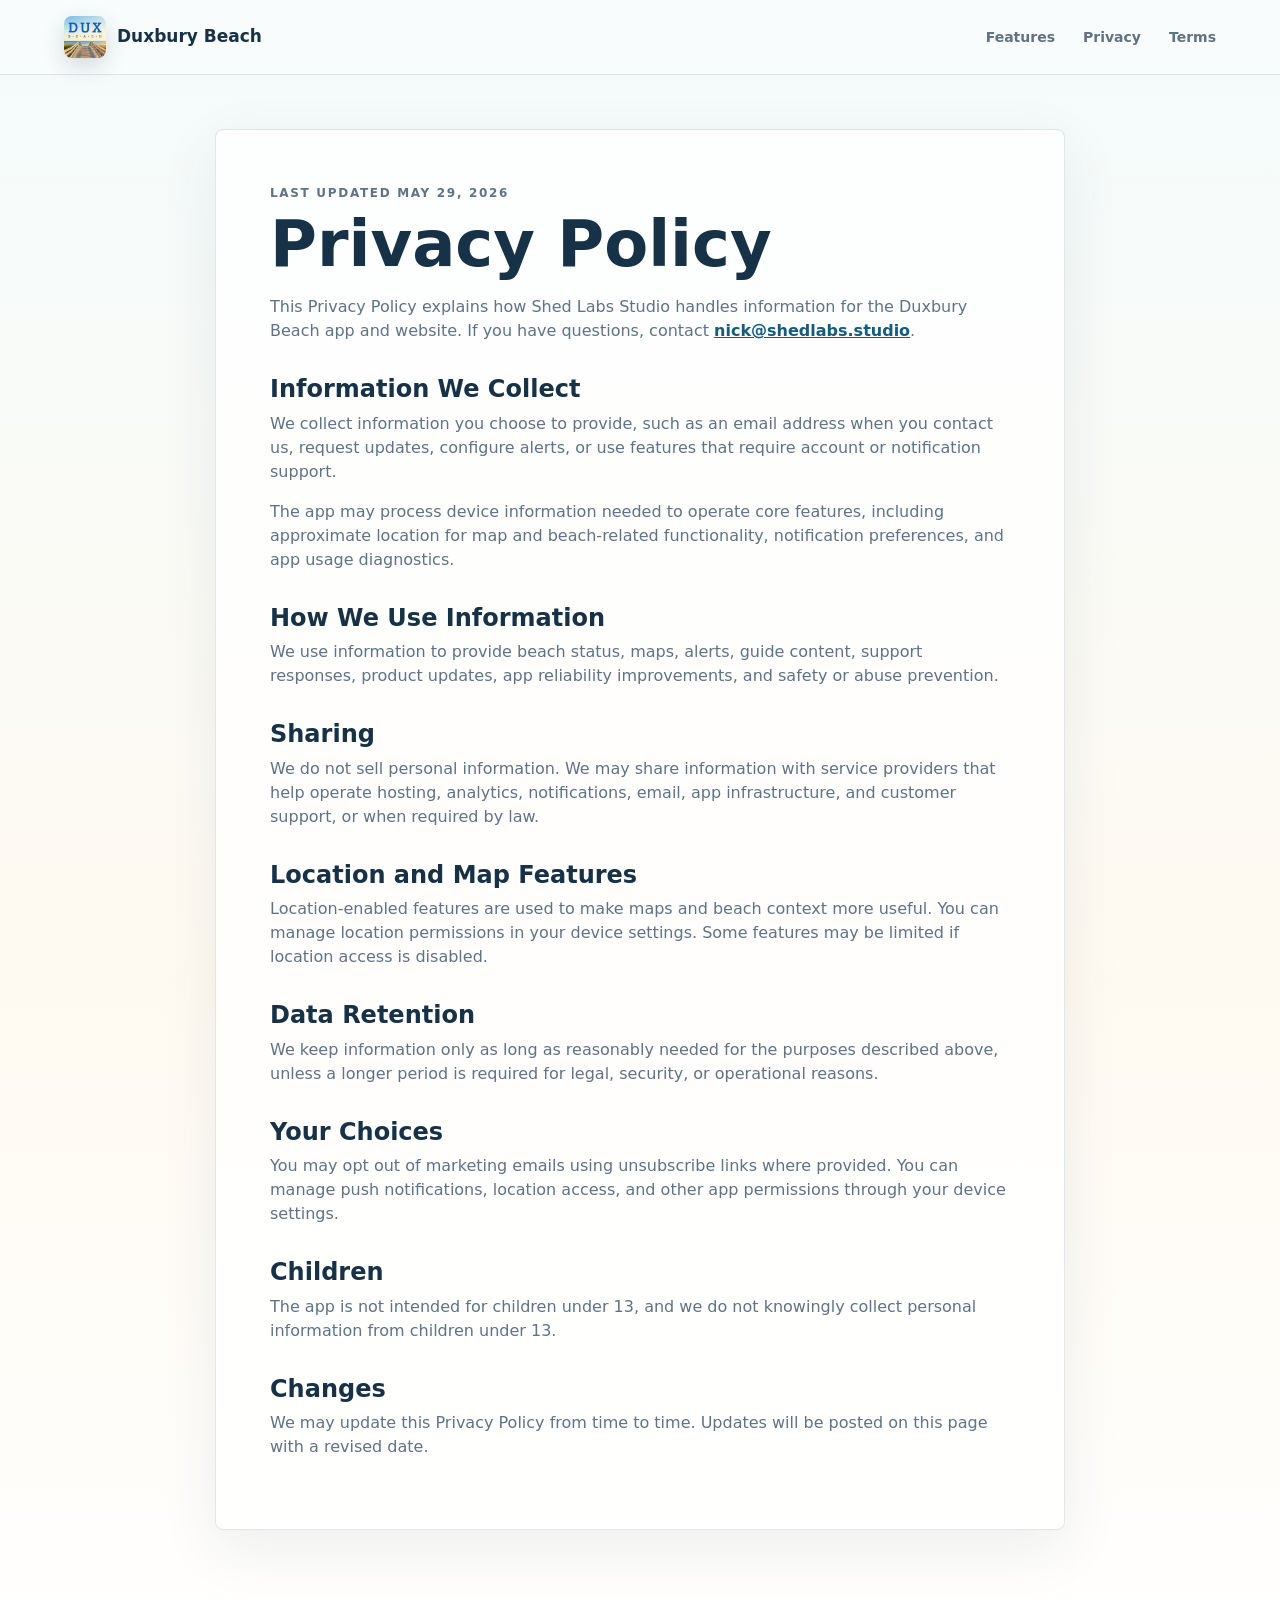
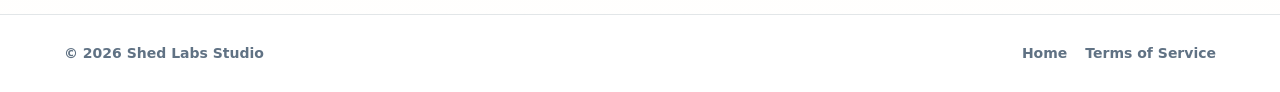
<file: privacy.html>
<!doctype html>
<html lang="en">
  <head>
    <meta charset="utf-8">
    <meta name="viewport" content="width=device-width, initial-scale=1">
    <title>Privacy Policy | Duxbury Beach App</title>
    <meta name="description" content="Privacy Policy for the Duxbury Beach app.">
    <link rel="icon" href="assets/appicon.png">
    <!-- Google tag (gtag.js) -->
    <script async src="https://www.googletagmanager.com/gtag/js?id=G-XZE31BQK3G"></script>
    <script>
      window.dataLayer = window.dataLayer || [];
      function gtag(){dataLayer.push(arguments);}
      gtag('js', new Date());

      gtag('config', 'G-XZE31BQK3G');
    </script>
    <link rel="stylesheet" href="styles.css">
  </head>
  <body>
    <header class="site-header">
      <a class="brand" href="index.html">
        <img src="assets/appicon.png" alt="" width="42" height="42">
        <span>Duxbury Beach</span>
      </a>
      <nav aria-label="Primary navigation">
        <a href="index.html#features">Features</a>
        <a href="privacy.html">Privacy</a>
        <a href="terms.html">Terms</a>
      </nav>
    </header>

    <main class="legal-page">
      <article class="legal-content">
        <p class="eyebrow">Last updated May 29, 2026</p>
        <h1>Privacy Policy</h1>
        <p>
          This Privacy Policy explains how Shed Labs Studio handles information for the Duxbury Beach app and website.
          If you have questions, contact <a href="mailto:nick@shedlabs.studio">nick@shedlabs.studio</a>.
        </p>

        <h2>Information We Collect</h2>
        <p>
          We collect information you choose to provide, such as an email address when you contact us, request updates,
          configure alerts, or use features that require account or notification support.
        </p>
        <p>
          The app may process device information needed to operate core features, including approximate location for map
          and beach-related functionality, notification preferences, and app usage diagnostics.
        </p>

        <h2>How We Use Information</h2>
        <p>
          We use information to provide beach status, maps, alerts, guide content, support responses, product updates,
          app reliability improvements, and safety or abuse prevention.
        </p>

        <h2>Sharing</h2>
        <p>
          We do not sell personal information. We may share information with service providers that help operate hosting,
          analytics, notifications, email, app infrastructure, and customer support, or when required by law.
        </p>

        <h2>Location and Map Features</h2>
        <p>
          Location-enabled features are used to make maps and beach context more useful. You can manage location
          permissions in your device settings. Some features may be limited if location access is disabled.
        </p>

        <h2>Data Retention</h2>
        <p>
          We keep information only as long as reasonably needed for the purposes described above, unless a longer period
          is required for legal, security, or operational reasons.
        </p>

        <h2>Your Choices</h2>
        <p>
          You may opt out of marketing emails using unsubscribe links where provided. You can manage push notifications,
          location access, and other app permissions through your device settings.
        </p>

        <h2>Children</h2>
        <p>
          The app is not intended for children under 13, and we do not knowingly collect personal information from
          children under 13.
        </p>

        <h2>Changes</h2>
        <p>
          We may update this Privacy Policy from time to time. Updates will be posted on this page with a revised date.
        </p>
      </article>
    </main>

    <footer>
      <span>&copy; 2026 Shed Labs Studio</span>
      <div>
        <a href="index.html">Home</a>
        <a href="terms.html">Terms of Service</a>
      </div>
    </footer>
  </body>
</html>
</file>
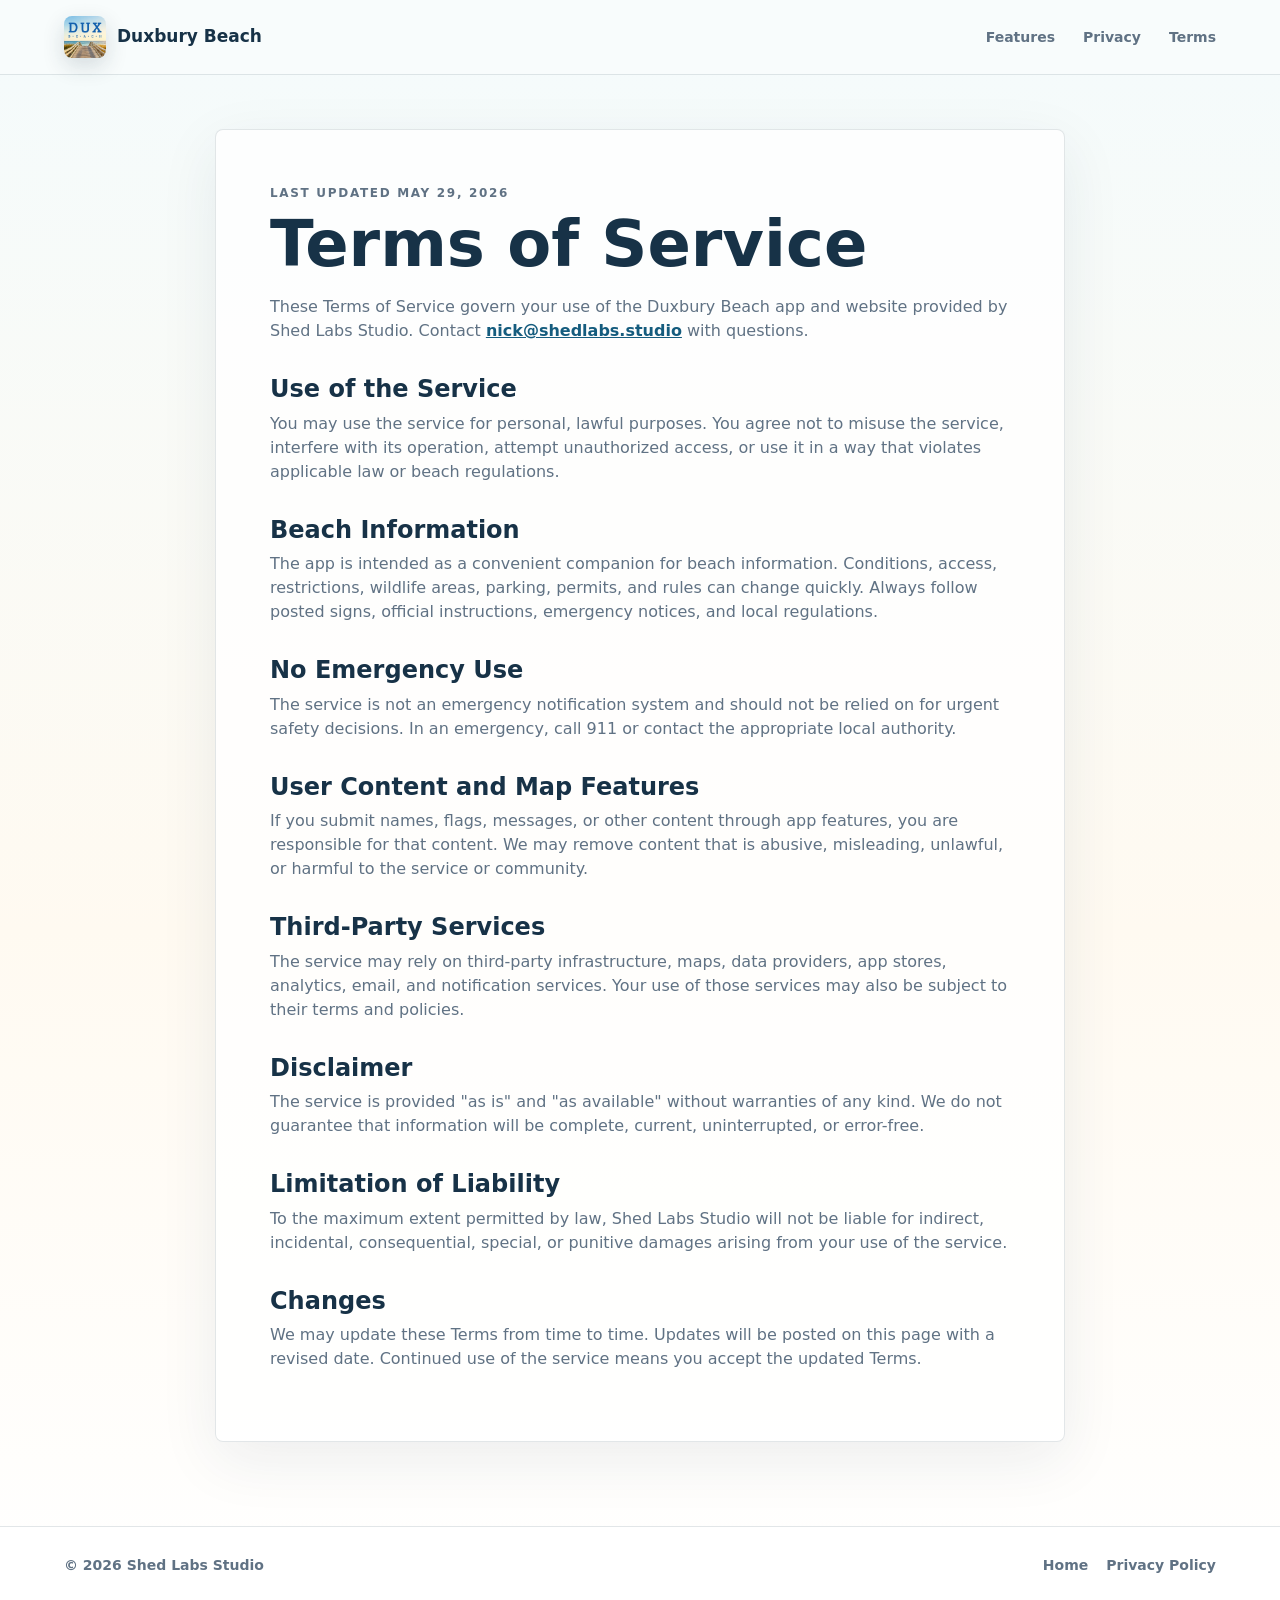
<file: terms.html>
<!doctype html>
<html lang="en">
  <head>
    <meta charset="utf-8">
    <meta name="viewport" content="width=device-width, initial-scale=1">
    <title>Terms of Service | Duxbury Beach App</title>
    <meta name="description" content="Terms of Service for the Duxbury Beach app.">
    <link rel="icon" href="assets/appicon.png">
    <!-- Google tag (gtag.js) -->
    <script async src="https://www.googletagmanager.com/gtag/js?id=G-XZE31BQK3G"></script>
    <script>
      window.dataLayer = window.dataLayer || [];
      function gtag(){dataLayer.push(arguments);}
      gtag('js', new Date());

      gtag('config', 'G-XZE31BQK3G');
    </script>
    <link rel="stylesheet" href="styles.css">
  </head>
  <body>
    <header class="site-header">
      <a class="brand" href="index.html">
        <img src="assets/appicon.png" alt="" width="42" height="42">
        <span>Duxbury Beach</span>
      </a>
      <nav aria-label="Primary navigation">
        <a href="index.html#features">Features</a>
        <a href="privacy.html">Privacy</a>
        <a href="terms.html">Terms</a>
      </nav>
    </header>

    <main class="legal-page">
      <article class="legal-content">
        <p class="eyebrow">Last updated May 29, 2026</p>
        <h1>Terms of Service</h1>
        <p>
          These Terms of Service govern your use of the Duxbury Beach app and website provided by Shed Labs Studio.
          Contact <a href="mailto:nick@shedlabs.studio">nick@shedlabs.studio</a> with questions.
        </p>

        <h2>Use of the Service</h2>
        <p>
          You may use the service for personal, lawful purposes. You agree not to misuse the service, interfere with its
          operation, attempt unauthorized access, or use it in a way that violates applicable law or beach regulations.
        </p>

        <h2>Beach Information</h2>
        <p>
          The app is intended as a convenient companion for beach information. Conditions, access, restrictions, wildlife
          areas, parking, permits, and rules can change quickly. Always follow posted signs, official instructions,
          emergency notices, and local regulations.
        </p>

        <h2>No Emergency Use</h2>
        <p>
          The service is not an emergency notification system and should not be relied on for urgent safety decisions.
          In an emergency, call 911 or contact the appropriate local authority.
        </p>

        <h2>User Content and Map Features</h2>
        <p>
          If you submit names, flags, messages, or other content through app features, you are responsible for that
          content. We may remove content that is abusive, misleading, unlawful, or harmful to the service or community.
        </p>

        <h2>Third-Party Services</h2>
        <p>
          The service may rely on third-party infrastructure, maps, data providers, app stores, analytics, email, and
          notification services. Your use of those services may also be subject to their terms and policies.
        </p>

        <h2>Disclaimer</h2>
        <p>
          The service is provided "as is" and "as available" without warranties of any kind. We do not guarantee that
          information will be complete, current, uninterrupted, or error-free.
        </p>

        <h2>Limitation of Liability</h2>
        <p>
          To the maximum extent permitted by law, Shed Labs Studio will not be liable for indirect, incidental,
          consequential, special, or punitive damages arising from your use of the service.
        </p>

        <h2>Changes</h2>
        <p>
          We may update these Terms from time to time. Updates will be posted on this page with a revised date. Continued
          use of the service means you accept the updated Terms.
        </p>
      </article>
    </main>

    <footer>
      <span>&copy; 2026 Shed Labs Studio</span>
      <div>
        <a href="index.html">Home</a>
        <a href="privacy.html">Privacy Policy</a>
      </div>
    </footer>
  </body>
</html>
</file>
<file: styles.css>
:root {
  --ink: #173247;
  --muted: #607284;
  --blue: #217aa2;
  --blue-dark: #155c7e;
  --sea: #d7eff4;
  --sand: #f6efe2;
  --white: #ffffff;
  --line: rgba(23, 50, 71, 0.12);
  --shadow: 0 24px 70px rgba(23, 50, 71, 0.14);
}

* {
  box-sizing: border-box;
}

html {
  scroll-behavior: smooth;
}

body {
  margin: 0;
  color: var(--ink);
  background: linear-gradient(180deg, #f4fbfc 0%, #fffaf1 58%, #ffffff 100%);
  font-family: Inter, ui-sans-serif, system-ui, -apple-system, BlinkMacSystemFont, "Segoe UI", sans-serif;
  line-height: 1.5;
}

img {
  display: block;
  max-width: 100%;
}

a {
  color: inherit;
}

.site-header {
  position: sticky;
  top: 0;
  z-index: 10;
  display: flex;
  align-items: center;
  justify-content: space-between;
  gap: 24px;
  padding: 16px clamp(20px, 5vw, 72px);
  background: rgba(248, 252, 252, 0.86);
  border-bottom: 1px solid var(--line);
  backdrop-filter: blur(18px);
}

.brand {
  display: inline-flex;
  align-items: center;
  gap: 11px;
  color: var(--ink);
  font-size: 17px;
  font-weight: 800;
  text-decoration: none;
}

.brand img {
  border-radius: 8px;
  box-shadow: 0 8px 22px rgba(23, 50, 71, 0.16);
}

nav {
  display: flex;
  align-items: center;
  gap: clamp(14px, 2.4vw, 28px);
  color: var(--muted);
  font-size: 14px;
  font-weight: 700;
}

nav a {
  text-decoration: none;
}

nav a:hover {
  color: var(--blue-dark);
}

.hero {
  min-height: calc(100svh - 75px);
  display: grid;
  grid-template-columns: minmax(0, 1.02fr) minmax(320px, 0.78fr);
  align-items: center;
  gap: clamp(34px, 6vw, 92px);
  padding: clamp(40px, 7vw, 86px) clamp(20px, 5vw, 72px) 54px;
  overflow: hidden;
}

.hero-copy {
  max-width: 760px;
}

.hero-logo {
  width: clamp(104px, 16vw, 156px);
  height: auto;
  margin-bottom: 22px;
  filter: drop-shadow(0 12px 24px rgba(23, 50, 71, 0.12));
}

.eyebrow {
  margin: 0 0 12px;
  color: var(--blue-dark);
  font-size: 12px;
  font-weight: 900;
  letter-spacing: 0.14em;
  text-transform: uppercase;
}

h1,
h2,
h3,
p {
  margin-top: 0;
}

h1 {
  max-width: 760px;
  margin-bottom: 22px;
  font-size: clamp(44px, 7vw, 88px);
  line-height: 0.96;
  letter-spacing: 0;
}

h2 {
  margin-bottom: 18px;
  font-size: clamp(30px, 4.5vw, 54px);
  line-height: 1.02;
  letter-spacing: 0;
}

h3 {
  margin-bottom: 8px;
  font-size: 20px;
  line-height: 1.15;
}

.hero-text {
  max-width: 640px;
  color: var(--muted);
  font-size: clamp(18px, 2vw, 22px);
}

.hero-actions {
  display: flex;
  flex-wrap: wrap;
  gap: 12px;
  margin-top: 34px;
}

.button {
  display: inline-flex;
  align-items: center;
  justify-content: center;
  min-height: 50px;
  padding: 0 20px;
  border: 1px solid var(--line);
  border-radius: 8px;
  font-weight: 850;
  text-decoration: none;
}

.button.primary {
  color: var(--white);
  background: var(--blue-dark);
  border-color: var(--blue-dark);
  box-shadow: 0 12px 24px rgba(21, 92, 126, 0.22);
}

.button.secondary {
  color: var(--blue-dark);
  background: rgba(255, 255, 255, 0.66);
}

.phone-wrap {
  display: flex;
  justify-content: center;
}

.hero-phone {
  width: min(390px, 82vw);
  height: auto;
  filter: drop-shadow(0 28px 55px rgba(23, 50, 71, 0.22));
}

.feature-band {
  padding: 78px clamp(20px, 5vw, 72px);
  background: var(--white);
}

.section-heading {
  max-width: 720px;
  margin-bottom: 30px;
}

.features {
  display: grid;
  grid-template-columns: repeat(3, minmax(0, 1fr));
  gap: 18px;
}

.feature {
  overflow: hidden;
  border: 1px solid var(--line);
  border-radius: 8px;
  background: var(--white);
}

.feature img {
  width: 100%;
  aspect-ratio: 1.38;
  object-fit: cover;
  background: var(--sea);
}

.feature h3,
.feature p {
  padding-right: 20px;
  padding-left: 20px;
}

.feature h3 {
  padding-top: 20px;
}

.feature p {
  color: var(--muted);
  padding-bottom: 22px;
}

.split-section {
  display: grid;
  grid-template-columns: minmax(0, 0.86fr) minmax(300px, 1fr);
  gap: 40px;
  padding: 78px clamp(20px, 5vw, 72px);
  background: linear-gradient(135deg, var(--sand), var(--sea));
}

.info-list {
  display: grid;
  gap: 14px;
  align-self: center;
}

.info-list p {
  margin: 0;
  padding: 18px 20px;
  border: 1px solid rgba(23, 50, 71, 0.1);
  border-radius: 8px;
  background: rgba(255, 255, 255, 0.7);
}

.contact-section {
  padding: 72px clamp(20px, 5vw, 72px);
  text-align: center;
  background: #143348;
  color: var(--white);
}

.contact-section h2 {
  margin-bottom: 12px;
}

.contact-section a {
  color: #bde8f0;
  font-size: 20px;
  font-weight: 850;
}

footer {
  display: flex;
  align-items: center;
  justify-content: space-between;
  gap: 20px;
  padding: 28px clamp(20px, 5vw, 72px);
  color: var(--muted);
  font-size: 14px;
  font-weight: 650;
  background: var(--white);
  border-top: 1px solid var(--line);
}

footer div {
  display: flex;
  gap: 18px;
}

footer a {
  text-decoration: none;
}

.legal-page {
  padding: 54px clamp(20px, 5vw, 72px) 84px;
}

.legal-content {
  max-width: 850px;
  margin: 0 auto;
  padding: clamp(28px, 5vw, 54px);
  border: 1px solid var(--line);
  border-radius: 8px;
  background: rgba(255, 255, 255, 0.78);
  box-shadow: 0 18px 60px rgba(23, 50, 71, 0.08);
}

.legal-content h1 {
  margin-bottom: 20px;
  font-size: clamp(38px, 6vw, 64px);
}

.legal-content h2 {
  margin-top: 34px;
  margin-bottom: 10px;
  font-size: 24px;
}

.legal-content p {
  color: var(--muted);
}

.legal-content a {
  color: var(--blue-dark);
  font-weight: 800;
}

@media (max-width: 880px) {
  .site-header,
  footer {
    align-items: flex-start;
    flex-direction: column;
  }

  nav {
    flex-wrap: wrap;
  }

  .hero,
  .split-section {
    grid-template-columns: 1fr;
  }

  .hero {
    min-height: auto;
    padding-top: 44px;
  }

  .phone-wrap {
    justify-content: flex-start;
  }

  .features {
    grid-template-columns: 1fr;
  }
}

@media (max-width: 520px) {
  .site-header {
    position: static;
  }

  nav {
    gap: 12px 16px;
  }

  h1 {
    font-size: 42px;
  }

  .button {
    width: 100%;
  }

  .hero-phone {
    width: min(330px, 100%);
  }

  footer div {
    flex-direction: column;
    gap: 8px;
  }
}
</file>
